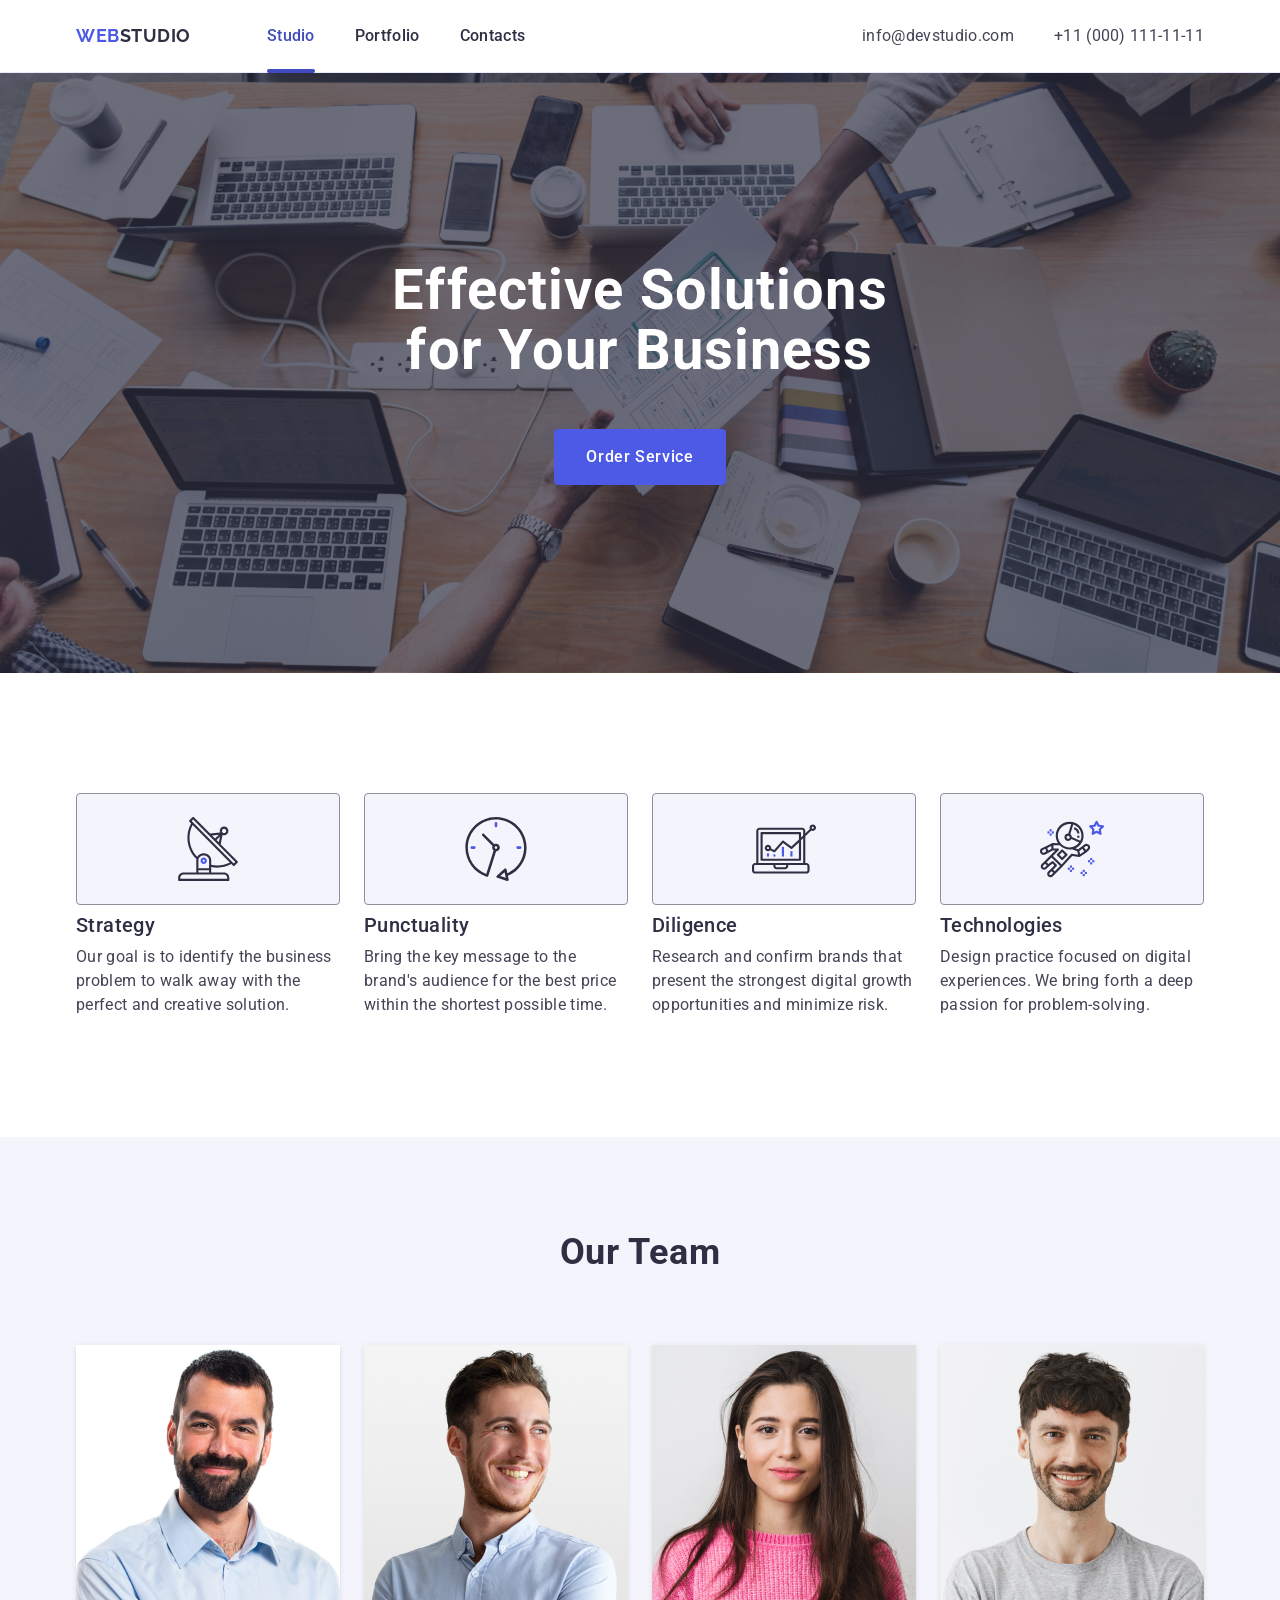
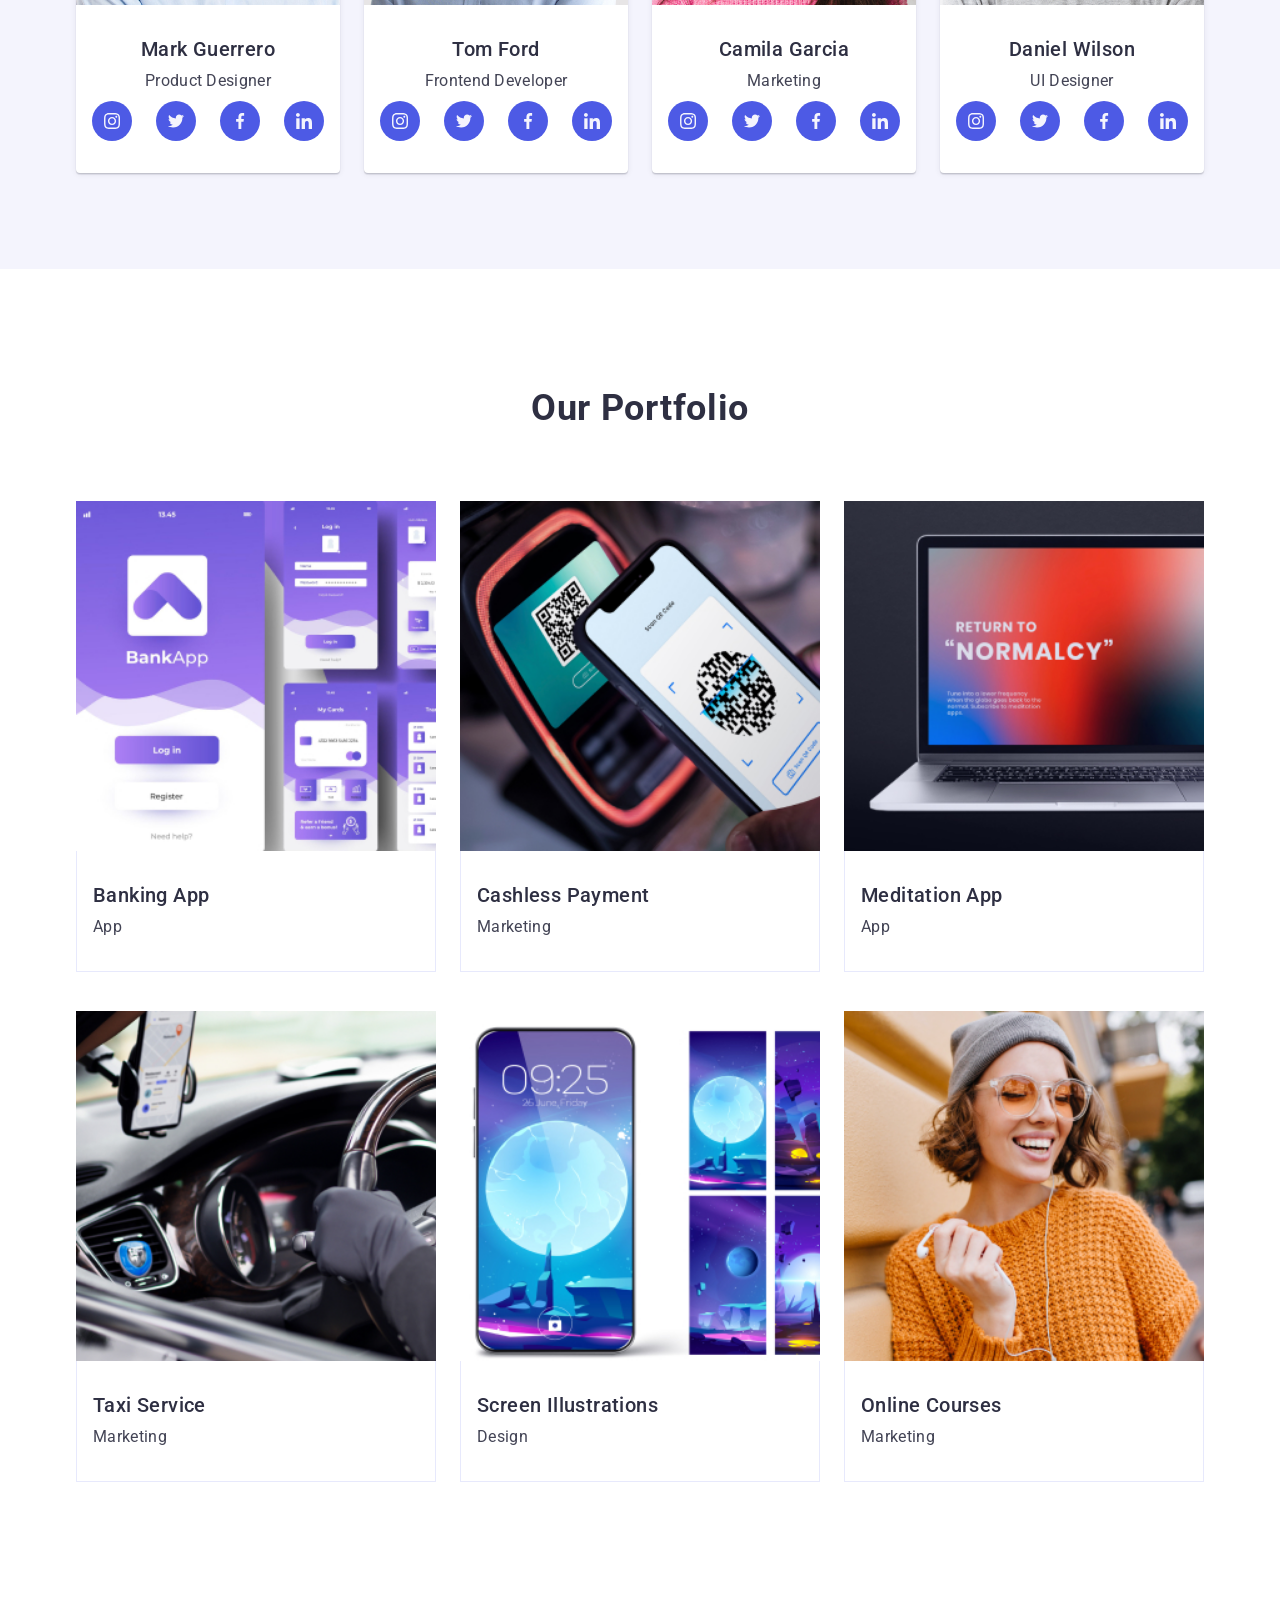
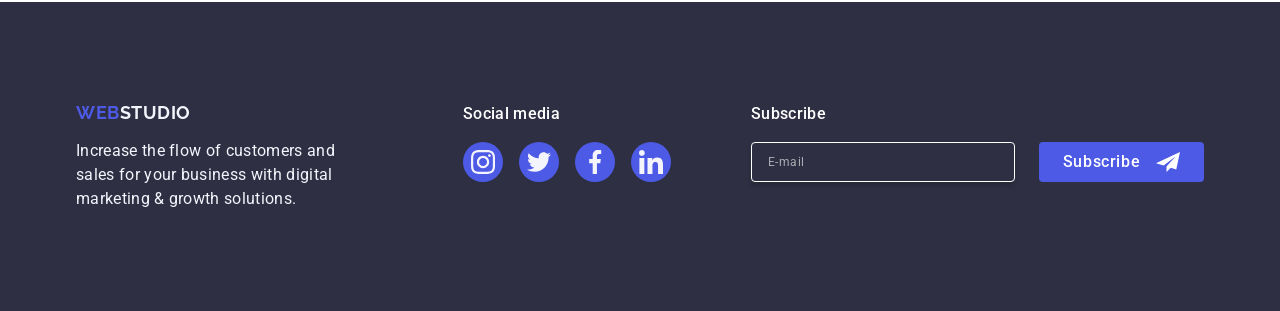
<file: index.html>
<!DOCTYPE html>
<html lang="en">
  <head>

    <meta charset="UTF-8" />
    <meta name="viewport" content="width=device-width, initial-scale=1.0" />
    <title>Web Studio</title>
     <link
      rel="stylesheet"
      href="https://cdnjs.cloudflare.com/ajax/libs/modern-normalize/3.0.1/modern-normalize.min.css"
      integrity="sha512-q6WgHqiHlKyOqslT/lgBgodhd03Wp4BEqKeW6nNtlOY4quzyG3VoQKFrieaCeSnuVseNKRGpGeDU3qPmabCANg=="
      crossorigin="anonymous"
      referrerpolicy="no-referrer"
    />

    <link rel="preconnect" href="https://fonts.googleapis.com" />
    <link rel="preconnect" href="https://fonts.gstatic.com" crossorigin />
    <link
      href="https://fonts.googleapis.com/css2?family=Raleway:wght@700&family=Roboto:wght@400;500;700&display=swap"
      rel="stylesheet"
    />

    <link rel="stylesheet" href="./css/styles-new.css" />
  </head>

  <body>
    <!-- header-->
    <header class="page-header">
      <div class="container header-container">
        <nav class="header-nav">
          <a class="logo header-logo" href="./index.html"
            >Web<span class="logo-part">Studio</span></a
          >
          <ul class="nav-list">
            <li class="nav-item">
              <a class="nav-link current" href="./index.html">Studio</a>
            </li>
            <li class="nav-item">
              <a class="nav-link" href="">Portfolio</a>
            </li>
            <li class="nav-item"><a class="nav-link" href="">Contacts</a></li>
          </ul>
        </nav>

        <address class="contacts">
          <ul class="contacts-list">
            <li class="contact-item">
              <a class="contacts-link" href="mailto:info@devstudio.com"
                >info@devstudio.com</a
              >
            </li>
            <li class="contact-item">
              <a class="contacts-link" href="tel:+110001111111"
                >+11 (000) 111-11-11</a
              >
            </li>
          </ul>
        </address>

        <button class="burger-btn" type="button" data-menu-open>
          <svg class="burger-icon" width="24" height="24">
            <use href="./images/icons.svg#icon-burger"></use>
          </svg>
        </button>
      </div>

      <!-- MOBILE MENU -->
      <div class="mobile-menu" data-menu>
        <div class="container mobile-menu-container">
          <button class="mobile-menu-close" type="button" data-menu-close>
            <svg class="mobile-menu-close-icon" width="8" height="8">
              <use href="./images/icons.svg#icon-close"></use>
            </svg>
          </button>
          <ul class="mobile-nav-list">
            <li class="nav-item">
              <a class="nav-link current" href="./index.html">Studio</a>
            </li>
            <li class="nav-item">
              <a class="nav-link" href="">Portfolio</a>
            </li>
            <li class="nav-item"><a class="nav-link" href="">Contacts</a></li>
          </ul>

          <ul class="mobile-contacts-list">
            <li class="mobile-contact-item">
              <a
                class="mobile-contacts-link active"
                href="mailto:info@devstudio.com"
                >info@devstudio.com</a
              >
            </li>
            <li class="mobile-contact-item">
              <a class="mobile-contacts-link" href="tel:+110001111111"
                >+11 (000) 111-11-11</a
              >
            </li>
          </ul>

          <ul class="mobile-social-list social-list">
            <li class="social-item">
              <a class="social-link" href="">
                <svg class="social-icon" width="24" height="24">
                  <use href="./images/icons.svg#icon-instagram"></use></svg></a>
            </li>
            <li class="social-item">
              <a class="social-link" href=""
                ><svg class="social-icon" width="24" height="24">
                  <use href="./images/icons.svg#icon-twitter"></use></svg></a>
            </li>
            <li class="social-item">
              <a class="social-link" href=""
                ><svg class="social-icon" width="24" height="24">
                  <use href="./images/icons.svg#icon-facebook"></use></svg></a>
            </li>
            <li class="social-item">
              <a class="social-link" href=""
                ><svg class="social-icon" width="24" height="24">
                  <use href="./images/icons.svg#icon-linkedin"></use></svg></a>
            </li>
          </ul>
        </div>
      </div>
    </header>
    <!--main-->
    <main>
      <!--section hero-->

      <section class="section-hero">
        <div class="container">
          <h1 class="hero-title">Effective Solutions for Your Business</h1>
          <button class="hero-button" type="button" data-modal-open>
            Order Service
          </button>
        </div>
      </section>

      <!--section 2-->
      <section class="features">
        <div class="container">
          <h2 class="visually-hidden">Features</h2>
          <ul class="features-list">
            <li class="features-item">
              <div class="features-wrappers">
                <svg class="features-icon" width="64" height="64">
                  <use href="./images/icons.svg#icon-antenna"></use>
                </svg>
              </div>
              <h3 class="features-subtitle">Strategy</h3>
              <p class="features-text">
                Our goal is to identify the business problem to walk away with
                the perfect and creative solution.
              </p>
            </li>
            <li class="features-item">
              <div class="features-wrappers">
                <svg class="features-icon" width="64" height="64">
                  <use href="./images/icons.svg#kicon-cloc"></use>
                </svg>
              </div>
              <h3 class="features-subtitle">Punctuality</h3>
              <p class="features-text">
                Bring the key message to the brand's audience for the best price
                within the shortest possible time.
              </p>
            </li>
            <li class="features-item">
              <div class="features-wrappers">
                <svg class="features-icon" width="64" height="64">
                  <use href="./images/icons.svg#icon-diagram-1"></use>
                </svg>
              </div>
              <h3 class="features-subtitle">Diligence</h3>
              <p class="features-text">
                Research and confirm brands that present the strongest digital
                growth opportunities and minimize risk.
              </p>
            </li>
            <li class="features-item">
              <div class="features-wrappers">
                <svg class="features-icon" width="64" height="64">
                  <use href="./images/icons.svg#icon-astronaut"></use>
                </svg>
              </div>
              <h3 class="features-subtitle">Technologies</h3>
              <p class="features-text">
                Design practice focused on digital experiences. We bring forth a
                deep passion for problem-solving.
              </p>
            </li>
          </ul>
        </div>
      </section>

      <!--section 3-->
      <section class="team-section">
        <div class="container">
          <h2 class="team-title">Our Team</h2>
          <ul class="team-list">
            <li class="team-item">
              <img
                class="team-img"
                srcset="
                  ./images/Team/Team1.jpg  1x,
                  ./images/Team/Team1@2x.jpg 2x
                "
                src="./images/Team/Team1.jpg"
                alt="Team Card 1"
                width="264"
              />
              <div class="team-item-wrapper">
                <h3 class="team-subtitle">Mark Guerrero</h3>
                <p class="team-subtitle-text">Product Designer</p>
                <ul class="social-list">
                  <li class="social-item">
                    <a class="social-link" href="">
                      <svg class="social-icon" width="16" height="16">
                        <use
                          href="./images/icons.svg#icon-instagram"
                        ></use></svg></a>
                  </li>
                  <li class="social-item">
                    <a class="social-link" href=""
                      ><svg class="social-icon" width="16" height="16">
                        <use href="./images/icons.svg#icon-twitter"></use></svg></a>
                  </li>
                  <li class="social-item">
                    <a class="social-link" href=""
                      ><svg class="social-icon" width="16" height="16">
                        <use href="./images/icons.svg#icon-facebook"></use></svg></a>
                  </li>
                  <li class="social-item">
                    <a class="social-link" href=""
                      ><svg class="social-icon" width="16" height="16">
                        <use href="./images/icons.svg#icon-linkedin"></use></svg></a>
                  </li>
                </ul>
              </div>
            </li>
            <li class="team-item">
              <img
                class="team-img"
                srcset="
                  ./images/Team/Team2.jpg    1x,
                  ./images/Team/Team2@2x.jpg 2x
                "
                src="./images/Team/Team2.jpg"
                alt="Team Card 2"
                width="264"
              />
              <div class="team-item-wrapper">
                <h3 class="team-subtitle">Tom Ford</h3>
                <p class="team-subtitle-text">Frontend Developer</p>
                <ul class="social-list">
                  <li class="social-item">
                    <a class="social-link">
                      <svg class="social-icon" width="16" height="16">
                        <use
                          href="./images/icons.svg#icon-instagram"
                        ></use></svg></a>
                  </li>
                  <li class="social-item">
                    <a class="social-link"
                      ><svg class="social-icon" width="16" height="16">
                        <use href="./images/icons.svg#icon-twitter"></use></svg></a>
                  </li>
                  <li class="social-item">
                    <a class="social-link"
                      ><svg class="social-icon" width="16" height="16">
                        <use href="./images/icons.svg#icon-facebook"></use></svg></a>
                  </li>
                  <li class="social-item">
                    <a class="social-link"
                      ><svg class="social-icon" width="16" height="16">
                        <use href="./images/icons.svg#icon-linkedin"></use></svg ></a>
                  </li>
                </ul>
              </div>
            </li>
            <li class="team-item">
              <img
                class="team-img"
                srcset="
                  ./images/Team/Team3.jpg    1x,
                  ./images/Team/Team3@2x.jpg 2x
                "
                src="./images/Team/Team3.jpg"
                alt="Team Card 3"
                width="264"
              />
              <div class="team-item-wrapper">
                <h3 class="team-subtitle">Camila Garcia</h3>
                <p class="team-subtitle-text">Marketing</p>
                <ul class="social-list">
                  <li class="social-item">
                    <a class="social-link">
                      <svg class="social-icon" width="16" height="16">
                        <use
                          href="./images/icons.svg#icon-instagram"></use></svg></a>
                  </li>
                  <li class="social-item">
                    <a class="social-link">
                        <svg class="social-icon" width="16" height="16">
                        <use href="./images/icons.svg#icon-twitter"></use></svg></a>
                  </li>
                  <li class="social-item">
                    <a class="social-link"
                      ><svg class="social-icon" width="16" height="16">
                        <use href="./images/icons.svg#icon-facebook"></use></svg></a>
                  </li>
                  <li class="social-item">
                    <a class="social-link"
                      ><svg class="social-icon" width="16" height="16">
                        <use href="./images/icons.svg#icon-linkedin"></use></svg></a>
                  </li>
                </ul>
              </div>
            </li>
            <li class="team-item">
              <img
                class="team-img"
                srcset="
                  ./images/Team/Team4.jpg    1x,
                  ./images/Team/Team4@2x.jpg 2x
                "
                src="./images/Team/Team4.jpg"
                alt="Team Card 4"
                width="264"
              />
              <div class="team-item-wrapper">
                <h3 class="team-subtitle">Daniel Wilson</h3>
                <p class="team-subtitle-text">UI Designer</p>
                <ul class="social-list">
                  <li class="social-item">
                    <a class="social-link">
                      <svg class="social-icon" width="16" height="16">
                        <use
                          href="./images/icons.svg#icon-instagram"
                      ></use></svg></a>
                  </li>
                  <li class="social-item">
                    <a class="social-link"
                      ><svg class="social-icon" width="16" height="16">
                        <use href="./images/icons.svg#icon-twitter"></use></svg></a>
                  </li>
                  <li class="social-item">
                    <a class="social-link"
                      ><svg class="social-icon" width="16" height="16">
                        <use href="./images/icons.svg#icon-facebook"></use></svg></a>
                  </li>
                  <li class="social-item">
                    <a class="social-link"
                      ><svg class="social-icon" width="16" height="16">
                        <use href="./images/icons.svg#icon-linkedin"></use></svg></a>
                  </li>
                </ul>
              </div>
            </li>
          </ul>
        </div>
      </section>
      <!--section 4-->
      <section class="portfolio">
        <div class="container">
          <h2 class="portfolio-title">Our Portfolio</h2>
          <ul class="portfolio-list">
            <li class="portfolio-card">
              <div class="portfolio-wrapper">
                <picture>
                  <!-- Desktop -->
                  <source
                    media="(min-width: 1158px )"
                    srcset="
                      ./images/fotos/Card1_desk@1x.jpg 1x,
                      ./images/fotos/Card1_desk@2x.jpg 2x
                    "
                  />

                  <!-- Tablet -->
                  <source
                    media="(min-width: 768px )"
                    srcset="
                      ./images/fotos/Card1_desk@1x.jpg 1x,
                      ./images/fotos/Card1_desk@2x.jpg 2x
                    "
                  />

                  <!-- Mobile -->
                  <source
                    media="(max-width: 767px )"
                    srcset="
                      ./images/fotos/Card1_desk@1x.jpg 1x,
                      ./images/fotos/Card1_desk@2x.jpg 2x
                    "
                  />

                  <img
                    class="portfolio-img"
                    src="./images/fotos/Card1_desk@1x.jpg"
                    alt="Banking app"
                    width="360"
                    height="300"
                  />
                </picture>

                <p class="overlay">
                  14 Stylish and User-Friendly App Design Concepts · Task
                  Manager App · Calorie Tracker App · Exotic Fruit Ecommerce App
                  · Cloud Storage App
                </p>
              </div>
              <div class="portfolio-card-wrapper">
                <h3 class="portfolio-subtitle">Banking App</h3>
                <p class="portfolio-text">App</p>
              </div>
            </li>
            <li class="portfolio-card">
              <div class="portfolio-wrapper">
                <picture>
                  <!-- Desktop -->
                  <source
                    media="(min-width: 1158px )"
                    srcset="
                      ./images/fotos/Card2_desk@1x.jpg 1x,
                      ./images/fotos/Card2_desk@2x.jpg 2x
                    "
                  />

                  <!-- Tablet -->
                  <source
                    media="(min-width: 768px )"
                    srcset="
                    ./images/fotos/card2_desk@1x.jpg 1x,
                    ./images/fotos/Card2_desk@2x.jpg 2x
                  "
                  />

                  <!-- Mobile -->
                  <source
                    media="(max-width: 767px )"
                    srcset="
                      ./images/fotos/Card2_desk@1x.jpg 1x,
                      ./images/fotos/Card2_desk@2x.jpg 2x
                    "
                  />

                  <img
                    class="portfolio-img"
                    src="./images/fotos/Card2_desk@1x.jpg"
                    alt="Banking app"
                    width="360"
                    height="300"
                  />
                </picture>

                <p class="overlay">
                  14 Stylish and User-Friendly App Design Concepts · Task
                  Manager App · Calorie Tracker App · Exotic Fruit Ecommerce App
                  · Cloud Storage App
                </p>
              </div>
              <div class="portfolio-card-wrapper">
                <h3 class="portfolio-subtitle">Cashless Payment</h3>
                <p class="portfolio-text">Marketing</p>
              </div>
            </li>
            <li class="portfolio-card">
              <div class="portfolio-wrapper">
                <picture>
                  <!-- Desktop -->
                  <source
                    media="(min-width: 1158px )"
                    srcset="
                      ./images/fotos/Card3_desk@1x.jpg 1x,
                      ./images/fotos/Card3_desk@2x.jpg 2x
                    "
                  />

                  <!-- Tablet -->
                  <source
                    media="(min-width: 768px )"
                    srcset="
                      ./images/fotos/Card3_desk@1x.jpg 1x,
                      ./images/fotos/Card3_desk@2x.jpg 2x
                    "
                  />

                  <!-- Mobile -->
                  <source
                    media="(max-width: 767px )"
                    srcset="
                      ./images/fotos/Card3_desk@1x.jpg 1x,
                      ./images/fotos/Card3_desk@2x.jpg 2x
                    "
                  />

                  <img
                    class="portfolio-img"
                    src="./images/fotos/Card3_desk@1x.jpg"
                    alt="Banking app"
                    width="360"
                    height="300"
                  />
                </picture>
                <p class="overlay">
                  14 Stylish and User-Friendly App Design Concepts · Task
                  Manager App · Calorie Tracker App · Exotic Fruit Ecommerce App
                  · Cloud Storage App
                </p>
              </div>
              <div class="portfolio-card-wrapper">
                <h3 class="portfolio-subtitle">Meditation App</h3>
                <p class="portfolio-text">App</p>
              </div>
            </li>
            <li class="portfolio-card">
              <div class="portfolio-wrapper">
                <picture>
                  <!-- Desktop -->
                  <source
                    media="(min-width: 1158px )"
                    srcset="
                      ./images/fotos/Card4_desk@1x.jpg 1x,
                      ./images/fotos/Card4_desk@2x.jpg 2x
                    "
                  />

                  <!-- Tablet -->
                  <source
                    media="(min-width: 768px )"
                    srcset="
                      ./images/fotos/Card4_desk@1x.jpg 1x,
                      ./images/fotos/Card4_desk@2x.jpg 2x
                    "
                  />

                  <!-- Mobile -->
                  <source
                    media="(max-width: 767px )"
                    srcset="
                      ./images/fotos/Card4_desk@1x.jpg 1x,
                      ./images/fotos/Card4_desk@2x.jpg 2x
                    "
                  />

                  <img
                    class="portfolio-img"
                    src="./images/fotos/Card4_desk@1x.jpg"
                    alt="Banking app"
                    width="360"
                    height="300"
                  />
                </picture>
                <p class="overlay">
                  14 Stylish and User-Friendly App Design Concepts · Task
                  Manager App · Calorie Tracker App · Exotic Fruit Ecommerce App
                  · Cloud Storage App
                </p>
              </div>
              <div class="portfolio-card-wrapper">
                <h3 class="portfolio-subtitle">Taxi Service</h3>
                <p class="portfolio-text">Marketing</p>
              </div>
            </li>
            <li class="portfolio-card">
              <div class="portfolio-wrapper">
                <picture>
                  <!-- Desktop -->
                  <source
                    media="(min-width: 1158px )"
                    srcset="
                      ./images/fotos/Card5_desk@1x.jpg 1x,
                      ./images/fotos/Card5_desk@2x.jpg 2x
                    "
                  />

                  <!-- Tablet -->
                  <source
                    media="(min-width: 768px )"
                    srcset="
                      ./images/fotos/Card5_desk@1x.jpg 1x,
                      ./images/fotos/Card5_desk@2x.jpg 2x
                    "
                  />

                  <!-- Mobile -->
                  <source
                    media="(max-width: 767px )"
                    srcset="
                      ./images/fotos/Card5_desk@1x.jpg 1x,
                      ./images/fotos/Card5_desk@2x.jpg 2x
                    "
                  />

                  <img
                    class="portfolio-img"
                    src="./images/fotos/Card5_desk@1x.jpg"
                    alt="Banking app"
                    width="360"
                    height="300"
                  />
                </picture>
                <p class="overlay">
                  14 Stylish and User-Friendly App Design Concepts · Task
                  Manager App · Calorie Tracker App · Exotic Fruit Ecommerce App
                  · Cloud Storage App
                </p>
              </div>
              <div class="portfolio-card-wrapper">
                <h3 class="portfolio-subtitle">Screen Illustrations</h3>
                <p class="portfolio-text">Design</p>
              </div>
            </li>
            <li class="portfolio-card">
              <div class="portfolio-wrapper">
                <picture>
                  <!-- Desktop -->
                  <source
                    media="(min-width: 1158px )"
                    srcset="
                      ./images/fotos/Card6_desk@1x.jpg 1x,
                      ./images/fotos/Card6_desk@2x.jpg 2x
                    "
                  />

                  <!-- Tablet -->
                  <source
                    media="(min-width: 768px )"
                    srcset="
                      ./images/fotos/Card6_desk@1x.jpg 1x,
                      ./images/fotos/Card6_desk@2x.jpg 2x
                    "
                  />

                  <!-- Mobile -->
                  <source
                    media="(max-width: 767px )"
                    srcset="
                      ./images/fotos/Card6_desk@1x.jpg 1x,
                      ./images/fotos/Card6_desk@2x.jpg 2x
                    "
                  />

                  <img
                    class="portfolio-img"
                    src="./images/fotos/Card6_desk@1x.jpg"
                    alt="Banking app"
                    width="360"
                    height="300"
                  />
                </picture>
                <p class="overlay">
                  14 Stylish and User-Friendly App Design Concepts · Task
                  Manager App · Calorie Tracker App · Exotic Fruit Ecommerce App
                  · Cloud Storage App
                </p>
              </div>
              <div class="portfolio-card-wrapper">
                <h3 class="portfolio-subtitle">Online Courses</h3>
                <p class="portfolio-text">Marketing</p>
              </div>
            </li>
          </ul>
        </div>
      </section>
    </main>

    <!--Footer -->
    <footer class="footer-page">
      <div class="container footer-container">
        <div class="div-logo-footer">
          <a class="logo footer-logo" href="./index.html"
            >Web<span class="logo-part">Studio</span></a
          >
          <p class="footer-text">
            Increase the flow of customers and sales for your business with
            digital marketing & growth solutions.
          </p>
        </div>

        <div class="div-social-footer">
          <p class="div-social-text">Social media</p>
          <ul class="social-list">
            <li class="social-item">
              <a class="social-link" href="">
                <svg class="social-icon" width="24" height="24">
                  <use href="./images/icons.svg#icon-instagram"></use></svg></a>
            </li>
            <li class="social-item">
              <a class="social-link" href=""
                ><svg class="social-icon" width="24" height="24">
                  <use href="./images/icons.svg#icon-twitter"></use></svg></a>
            </li>
            <li class="social-item">
              <a class="social-link" href=""
                ><svg class="social-icon" width="24" height="24">
                  <use href="./images/icons.svg#icon-facebook"></use></svg></a>
            </li>
            <li class="social-item">
              <a class="social-link" href=""
                ><svg class="social-icon" width="24" height="24">
                  <use href="./images/icons.svg#icon-linkedin"></use></svg></a>
            </li>
          </ul>
        </div>
        <div class="footer-form">
          <p class="div-social-text">Subscribe</p>
          <form class="form" name="reviever" autocomplete="off">
            <label class="none">
              <input
                class="footer-input"
                type="email"
                name="user-email"
                placeholder="E-mail"
              />
            </label>

            <button class="footer-btn" type="submit">
              Subscribe
              <svg class="form-icon" width="24" height="24">
                <use href="./images/icons.svg#icon-frame"></use>
              </svg>
            </button>
          </form>
        </div>
      </div>
    </footer>

    <!-- BACKdrope -->
    <div class="backdrope" data-modal>
      <div class="modal">
        <button class="modal-btn" type="button" data-modal-close>
          <svg class="modal-btn-icon" width="8" height="8">
            <use href="./images/icons.svg#icon-close"></use>
          </svg>
        </button>
        <p class="modal-caption">
          Leave your contacts and we will call you back
        </p>
        <form class="modal-form" name="reviever" autocomplete="off">
          <div class="modal-form-field">
            <label class="modal-form-label" for="user-name">Name</label>
            <div class="modal-form-wrapper">
              <input
                class="modal-form-input"
                type="text"
                name="user-name"
                id="user-name"
              />
              <svg class="modal-form-icon" width="18" height="24">
                <use href="./images/icons.svg#icon-person"></use>
              </svg>
            </div>
          </div>
          <div class="modal-form-field">
            <label class="modal-form-label" for="user-phone">Phone</label>
            <div class="modal-form-wrapper">
              <input
                class="modal-form-input"
                type="tel"
                name="user-phone"
                id="user-phone"
              />
              <svg class="modal-form-icon" width="18" height="24">
                <use href="./images/icons.svg#icon-phone"></use>
              </svg>
            </div>
          </div>
          <div class="modal-form-field">
            <label class="modal-form-label" for="user-email">Email</label>
            <div class="modal-form-wrapper">
              <input
                class="modal-form-input"
                type="email"
                name="user-email"
                id="user-email"
              />
              <svg class="modal-form-icon" width="18" height="24">
                <use href="./images/icons.svg#icon-email"></use>
              </svg>
            </div>
          </div>

          <div class="modal-form-field message">
            <label class="modal-form-label" for="user-comment">Comment</label>
            <textarea
              class="modal-form-message"
              name="user-comment"
              id="user-comment"
              placeholder="Text input"
            ></textarea>
          </div>

          <!-- CHECKBOX -->
          <div class="modal-form-agreement">
            <input
              class="visually-hidden"
              type="checkbox"
              name="user-privacy"
              value="true"
              id="user-privacy"
            />
            <label class="modal-form-agreement-text" for="user-privacy">
              <span class="modal-form-checkbox">
                <svg class="modal-form-checkbox-icon" width="10" height="8">
                  <use href="./images/icons.svg#icon-vector"></use>
                </svg>
              </span>
              <span
                >I accept the terms and conditions of the
                <a class="modal-form-agreement-link" href="#"
                  >Privacy Policy</a
                ></span
              >
            </label>
          </div>
          <button class="low-btn" type="submit">Send</button>
        </form>
      </div>
    </div>
    <script src="./js/modal.js"></script>
    <script src="./js/menu.js"></script>
  </body>
</html>
</file>
<file: css/styles-new.css>
.hide {
    display: none;
  }
  
  /* #region Body */
  body {
    font-family: "Roboto", sans-serif;
    color: #434455;
    background-color: #fff;
  }
  h1,
  h2,
  h3,
  h4,
  h5,
  h6,
  p {
    margin: 0;
  }
  ul,
  ol {
    list-style-type: none;
    margin: 0;
    padding: 0;
  }
  a {
    text-decoration: none;
  }
  img {
    display: block;
    max-width: 100%;
    height: auto;
  }
  
  .visually-hidden {
    position: absolute;
    width: 1px;
    height: 1px;
    margin: -1px;
    border: 0;
    padding: 0;
    white-space: nowrap;
    clip: rect(0 0 0 0);
    clip-path: inset(100%);
    overflow: hidden;
  }
  
  button {
    cursor: pointer;
    padding: 0;
  }
  /* #endregion */
  
  /* common */
  .container {
    max-width: 320px;
    padding: 0 16px;
    margin: 0 auto;
  }
  
  @media screen and (min-width: 768px) {
    .container {
      max-width: 768px;
    }
  }
  @media screen and (min-width: 1158px) {
    .container {
      max-width: 1158px;
      padding: 0 15px;
    }
  }
  
  /* #region Header */
  .page-header {
    border-bottom: 1px solid #e7e9fc;
    box-shadow: 0 1px 6px 0 rgba(46, 47, 66, 0.08),
      0 1px 1px 0 rgba(46, 47, 66, 0.16), 0 2px 1px 0 rgba(46, 47, 66, 0.08);
    background: #fff;
  }
  .header-container {
    display: flex;
    align-items: center;
    justify-content: space-between;
  }
  .nav-list {
    display: none;
  }
  .contacts {
    display: none;
  }
  
  .logo {
    font-family: "Raleway", sans-serif;
    font-weight: 700;
    font-size: 18px;
    line-height: 1.17;
    letter-spacing: 0.03em;
    text-transform: uppercase;
    color: #4d5ae5;
  }
  .header-logo {
    display: block;
    padding: 16px 0;
  }
  .header-logo .logo-part {
    color: #2e2f42;
  }
  .burger-btn {
    border: none;
    background-color: transparent;
  }
  .burger-icon {
    display: block;
    fill: #2f2f37;
  }
  
  @media screen and (min-width: 768px) {
    .burger-btn {
      display: none;
    }
  
    .header-nav {
      display: flex;
      align-items: center;
    }
  
    .header-logo {
      display: block;
      padding: 24px 0;
      margin-right: 120px;
    }
  
    .nav-list {
      display: flex;
      align-items: center;
      gap: 40px;
    }
    .nav-link {
      display: block;
      padding: 24px 0;
      font-weight: 500;
      font-size: 16px;
      line-height: 1.5;
      letter-spacing: 0.02em;
      color: #2e2f42;
      transition: color 250ms cubic-bezier(0.4, 0, 0.2, 1);
    }
    .nav-link:hover,
    .nav-link:focus {
      color: #404bbf;
    }
  
    .nav-link.current {
      position: relative;
    }
    .nav-link.current::after {
      content: "";
      border-radius: 2px;
      width: 100%;
      height: 4px;
      background-color: #404bbf;
      position: absolute;
      left: 0;
      bottom: -1px;
    }
    .contacts {
      display: block;
      font-style: normal;
      margin-left: auto;
    }
    .contacts-list {
      display: flex;
      flex-direction: column;
      gap: 12px;
    }
    .contacts-link {
      display: block;
      font-size: 12px;
      line-height: 1.17;
      letter-spacing: 0.04em;
      color: #434455;
      transition: color 250ms cubic-bezier(0.4, 0, 0.2, 1);
    }
  
    .contacts-link:hover,
    .contacts-link:focus,
    .nav-link.current {
      color: #404bbf;
    }
  }
  
  @media screen and (min-width: 1158px) {
    .header-logo {
      margin-right: 76px;
    }
  
    .contacts-list {
      flex-direction: row;
      align-items: center;
      gap: 40px;
    }
  
    .contacts-link {
      padding: 24px 0;
      font-size: 16px;
      line-height: 1.5;
      letter-spacing: 0.02em;
    }
  }
  
  /*  MOBILE MENU */
  
  .mobile-menu {
    position: fixed;
    top: 0;
    left: 0;
    width: 100%;
    height: 100%;
    background-color: #fff;
  
    opacity: 0;
    visibility: hidden;
    pointer-events: none;
    transition: opacity 250ms cubic-bezier(0.4, 0, 0.2, 1),
      visibility 250ms cubic-bezier(0.4, 0, 0.2, 1);
  }
  .mobile-menu.is-open {
    opacity: 1;
    visibility: visible;
    pointer-events: auto;
  }
  .mobile-menu-container {
    position: relative;
    padding-top: 72px;
    padding-bottom: 40px;
  
    display: flex;
    flex-direction: column;
    height: 100%;
  }
  
  .mobile-menu-close {
    position: absolute;
    top: 24px;
    right: 24px;
  
    display: flex;
    justify-content: center;
    align-items: center;
    padding: 0;
  
    width: 24px;
    height: 24px;
    background-color: #e7e9fc;
    border-radius: 50%;
    border: 1px solid rgba(0, 0, 0, 0.1);
  
    transition: background-color 250ms cubic-bezier(0.4, 0, 0.2, 1),
      border 250ms cubic-bezier(0.4, 0, 0.2, 1);
  }
  
  .mobile-menu-close:hover,
  .mobile-menu-close:focus,
  .mobile-menu-close:active {
    background-color: #404bbf;
    border: none;
  }
  .mobile-menu-close:hover .mobile-menu-close-icon,
  .mobile-menu-close:focus .mobile-menu-close-icon,
  .mobile-menu-close:active .mobile-menu-close-icon {
    fill: #fff;
  }
  
  .mobile-nav-list {
    display: flex;
    align-items: flex-start;
    justify-content: flex-start;
    flex-direction: column;
  
    margin-bottom: auto;
    gap: 40px;
  }
  
  .mobile-nav-list .nav-link {
    font-weight: 700;
    font-size: 36px;
    line-height: 1.11;
    letter-spacing: 0.02em;
    color: #2e2f42;
  }
  
  .mobile-nav-list .nav-link.current {
    color: #404bbf;
  }
  .mobile-contacts-list {
    display: flex;
    align-items: flex-start;
    justify-content: flex-start;
    flex-direction: column;
    gap: 24px;
    margin-bottom: 48px;
  }
  .mobile-contacts-link {
    font-weight: 500;
    font-size: 20px;
    line-height: 1.2;
    letter-spacing: 0.02em;
  
    color: #2e2f42;
    transition: color 250ms cubic-bezier(0.4, 0, 0.2, 1);
  }
  .mobile-contacts-link.active {
    color: #4d5ae5;
  }
  
  .mobile-contacts-link:hover,
  .mobile-contacts-link:focus,
  .mobile-contacts-link:active {
    color: #4d5ae5;
  }
  .mobile-social-list.social-list {
    justify-content: space-evenly;
    gap: 40px;
  }
  .mobile-social-list .social-link:active {
    background-color: #404bbf;
  }
  
  @media screen and (min-width: 768px) {
    .mobile-menu {
      display: none;
    }
  }
  
  /* #endregion */
  
  /* #region Hero */
  .section-hero {
    max-width: 320px;
    padding: 72px 0;
    margin: 0 auto;
    color: #fff;
    background-color: #2e2f42;
  
    background-image: linear-gradient(
        to bottom,
        rgba(46, 47, 66, 0.7),
        rgba(46, 47, 66, 0.7)
      ),
      url(../images/Hero/Dark-bg_mob@1x.jpg);
    background-repeat: no-repeat;
    background-position: center;
    background-size: cover;
  }
  
  @media (min-resolution: 192dpi), (min-resolution: 2dppx) {
    .section-hero {
      background-image: linear-gradient(
          rgba(46, 47, 66, 0.7),
          rgba(46, 47, 66, 0.7)
        ),
        url(../images/Hero/Dark-bg_mob@2x.jpg);
    }
  }
  
  @media screen and (min-width: 768px) {
    .section-hero {
      max-width: 768px;
      padding: 112px 0;
  
      background-image: linear-gradient(
          rgba(46, 47, 66, 0.7),
          rgba(46, 47, 66, 0.7)
        ),
        url(../images/Hero/Dark-bg_tab@1x.jpg);
    }
    @media screen and (min-width: 768px) and (min-resolution: 192dpi),
      (min-resolution: 2dppx) {
      .section-hero {
        background-image: linear-gradient(
            rgba(46, 47, 66, 0.7),
            rgba(46, 47, 66, 0.7)
          ),
          url(../images/Hero/Dark-bg_tab@2x.jpg);
      }
    }
  }
  
  @media screen and (min-width: 1158px) {
    .section-hero {
      max-width: 1440px;
      padding: 188px 0;
      background-image: linear-gradient(
          rgba(46, 47, 66, 0.7),
          rgba(46, 47, 66, 0.7)
        ),
        url(../images/Hero/people-office_desk@1x.jpg);
    }
    @media screen and (min-width: 1158px) and (min-resolution: 192dpi),
      (min-resolution: 2dppx) {
      .section-hero {
        background-image: linear-gradient(
            rgba(46, 47, 66, 0.7),
            rgba(46, 47, 66, 0.7)
          ),
          url(../images/Hero/people-office_desk@2x.jpg);
      }
    }
  }
  
  .hero-title {
    max-width: 216px;
    font-weight: 700;
    font-size: 36px;
    line-height: 1.1;
    letter-spacing: 0.02em;
    text-align: center;
    color: #fff;
    margin: 0 auto;
    margin-bottom: 72px;
  }
  @media screen and (min-width: 768px) {
    .hero-title {
      font-size: 56px;
      line-height: 1.07;
      max-width: 496px;
      margin-bottom: 36px;
    }
  }
  
  @media screen and (min-width: 1158px) {
    .hero-title {
      margin-bottom: 48px;
    }
  }
  .section-hero .hero-button {
    display: block;
    margin: 0 auto;
    background-color: #4d5ae5;
    font-weight: 500;
    font-size: 16px;
    line-height: 1.5;
    letter-spacing: 0.04em;
    color: #fff;
    font-family: inherit;
    border-radius: 4px;
    padding: 16px 32px;
    min-width: 169px;
    min-height: 56px;
    border: 0px;
    text-align: center;
    cursor: pointer;
    transition: background-color 250ms cubic-bezier(0.4, 0, 0.2, 1);
  }
  
  .section-hero .hero-button:hover,
  .section-hero .hero-button:focus {
    background-color: #404bbf;
  }
  /* #endregion Hero */
  
  /* #region Features */
  .features {
    padding: 96px 0;
  }
  
  @media screen and (min-width: 1158px) {
    .features {
      padding: 120px 0;
    }
  }
  
  .features-list {
    display: flex;
    flex-direction: column;
    gap: 72px;
  }
  @media screen and (min-width: 768px) {
    .features-list {
      flex-direction: row;
      flex-wrap: wrap;
      column-gap: 24px;
    }
  }
  /* Check it */
  @media screen and (min-width: 1158px) {
    .features-list {
      gap: 24px;
      justify-content: center;
    }
  }
  
  @media screen and (min-width: 768px) {
    .features-item {
      width: calc((100% - 24px) / 2);
    }
  }
  @media screen and (min-width: 1158px) {
    .features-item {
      width: calc((100% - 72px) / 4);
    }
  }
  
  .features-wrappers {
    display: none;
  }
  @media screen and (min-width: 1158px) {
    .features-wrappers {
      display: flex;
      justify-content: center;
      align-items: center;
      border: 1px solid #8e8f99;
      border-radius: 4px;
      width: 100%;
      min-height: 112px;
      background: #f4f4fd;
      margin-bottom: 8px;
    }
  }
  
  .features-subtitle {
    font-weight: 700;
    font-size: 36px;
    line-height: 1.1;
    letter-spacing: 0.02em;
    text-align: center;
    color: #2e2f42;
    margin-bottom: 8px;
  }
  
  @media screen and (min-width: 768px) {
    .features-subtitle {
      text-align: start;
    }
  }
  @media screen and (min-width: 1158px) {
    .features-subtitle {
      font-weight: 500;
      font-size: 20px;
      line-height: 1.2;
    }
  }
  .features-text {
    font-weight: 500;
    line-height: 1.5;
    letter-spacing: 0.02em;
    color: #434455;
  }
  
  @media screen and (min-width: 1158px) {
    .features-text {
      font-weight: 400;
    }
  }
  
  /* #endregion Features */
  
  /* #region Team */
  .team-section {
    background: #f4f4fd;
    padding: 96px 0;
  }
  
  .team-title {
    font-weight: 700;
    font-size: 36px;
    line-height: 1.11;
    letter-spacing: 0.02em;
    text-align: center;
    margin-bottom: 72px;
    color: #2e2f42;
    text-transform: capitalize;
  }
  .team-list {
    display: flex;
    flex-direction: column;
    justify-content: center;
    align-items: center;
    gap: 72px;
  }
  @media screen and (min-width: 768px) {
    .team-list {
      flex-direction: row;
      flex-wrap: wrap;
      gap: 64px 24px;
    }
  }
  .team-item {
    background: #fff;
    box-shadow: 0 2px 1px 0 rgba(46, 47, 66, 0.08),
      0 1px 1px 0 rgba(46, 47, 66, 0.16), 0 1px 6px 0 rgba(46, 47, 66, 0.08);
    border-radius: 0 0 4px 4px;
  }
  
  @media screen and (max-width: 767px) {
    .social-link:active {
      background-color: #404bbf;
    }
  }
  
  @media screen and (min-width: 1158px) {
    .team-item {
      flex-basis: calc((100% - 72px) / 4);
    }
  }
  .team-item-wrapper {
    padding: 32px 0;
  }
  .team-subtitle {
    font-weight: 500;
    font-size: 20px;
    line-height: 1.2;
    letter-spacing: 0.02em;
    color: #2e2f42;
    text-align: center;
    margin-bottom: 8px;
  }
  .team-subtitle-text {
    line-height: 1.5;
    letter-spacing: 0.02em;
    text-align: center;
    color: #434455;
    margin-bottom: 8px;
  }
  .social-list {
    display: flex;
    align-items: center;
    justify-content: center;
    flex-direction: row;
    gap: 24px;
  }
  .social-item {
    width: 40px;
    height: 40px;
  }
  .social-link {
    display: flex;
    width: 100%;
    height: 100%;
    justify-content: center;
    align-items: center;
    border-radius: 50%;
    background-color: #4d5ae5;
    cursor: pointer;
    transition: background-color 250ms cubic-bezier(0.4, 0, 0.2, 1);
  }
  .social-link:hover,
  .social-link:focus {
    background-color: #404bbf;
  }
  .social-icon {
    fill: #f4f4fd;
  }
  
  /* #endregion Team */
  
  /* #region Portfolio */
  
  .portfolio {
    padding: 96px 0;
  }
  @media screen and (min-width: 1158px) {
    .portfolio {
      padding: 120px 0;
    }
  }
  
  .portfolio-title {
    font-weight: 700;
    font-size: 36px;
    line-height: 1.11;
    letter-spacing: 0.02em;
    text-align: center;
    color: #2e2f42;
    text-transform: capitalize;
    margin-bottom: 72px;
  }
  
  .portfolio-list {
    display: flex;
    flex-direction: column;
    gap: 48px;
  }
  
  @media screen and (min-width: 768px) {
    .portfolio-list {
        display: flex;
      gap: 72px 24px;
      flex-wrap: wrap;
        flex-direction: row;
    }
  }
  
  @media screen and (min-width: 1158px) {
    .portfolio-list {
      gap: 39px 24px;
      flex-direction: row;
    flex-wrap: wrap;
    }
  }
  @media screen and (max-width: 1157px) {
    .portfolio-card {
      box-shadow: 0px 1px 6px rgba(46, 47, 66, 0.08),
        0px 1px 1px rgba(46, 47, 66, 0.16), 0px 2px 1px rgba(46, 47, 66, 0.08);
    }
  }
  @media screen and (min-width: 768px) {
    .portfolio-card {
      flex-basis: calc((100% - 24px) / 2);
    }
  }
  @media screen and (min-width: 1158px) {
    .portfolio-card {
      flex-basis: calc((100% - 48px) / 3);
      transition: box-shadow 250ms cubic-bezier(0.4, 0, 0.2, 1);
    }
  }
  @media screen and (min-width: 1158px) {
    .portfolio-card:hover {
      box-shadow: 0px 1px 6px rgba(46, 47, 66, 0.08),
        0px 1px 1px rgba(46, 47, 66, 0.16), 0px 2px 1px rgba(46, 47, 66, 0.08);
    }
  }
  
  .portfolio-card-wrapper {
    display: flex;
    align-items: flex-start;
    justify-content: center;
    flex-direction: column;
    gap: 8px;
    padding: 32px 16px;
    border-bottom: 1px solid #e7e9fc;
    border-left: 1px solid #e7e9fc;
    border-right: 1px solid #e7e9fc;
  }
  .portfolio-subtitle {
    font-weight: 500;
    font-size: 20px;
    line-height: 1.2;
    letter-spacing: 0.02em;
    color: #2e2f42;
  }
  .portfolio-text {
    line-height: 1.5;
    letter-spacing: 0.02em;
    color: #434455;
  }
  
  /* Overlay */
  .portfolio-wrapper {
    position: relative;
    overflow: hidden;
  }
  .overlay {
    display: flex;
    justify-content: center;
  
    position: absolute;
    top: 0;
    left: 0;
    width: 100%;
    height: 100%;
    padding: 40px 32px;
  
    transform: translateY(100%);
  
    line-height: 1.5;
    letter-spacing: 0.02em;
    color: #f4f4fd;
    background-color: #4d5ae5;
    transition: transform 250ms cubic-bezier(0.4, 0, 0.2, 1);
  }
  .portfolio-card:hover .overlay {
    transform: translateY(0);
  }
  
  /* #endregion Portfolio */
  
  /* #region Footer */
  
  .footer-page {
    padding: 96px 0;
    background-color: #2e2f42;
  }
  
  @media screen and (min-width: 768px) {
    .footer-page {
      padding-top: 99px;
      padding-bottom: 93px;
    }
  }
  @media screen and (min-width: 1158px) {
    .footer-page {
      padding: 100px 0;
    }
  }
  
  .footer-container {
    display: flex;
    flex-direction: column;
    gap: 72px;
    text-align: center;
  }
  
  @media only screen and (min-width: 768px) and (max-width: 1157px) {
    .footer-container {
      padding: 0 108px;
    }
  }
  
  @media screen and (min-width: 768px) {
    .footer-container {
      flex-direction: row;
      flex-wrap: wrap;
      gap: 72px 24px;
      text-align: start;
    }
  }
  @media screen and (min-width: 1158px) {
    .footer-container {
      align-items: baseline;
      column-gap: 0;
    }
  }
  
  @media screen and (min-width: 1158px) {
    .div-logo-footer {
      margin-right: auto;
    }
  }
  .footer-logo {
    display: block;
    margin-bottom: 16px;
  }
  
  .footer-logo .logo-part {
    color: #f4f4fd;
  }
  .footer-text {
    text-align: left;
    line-height: 1.5;
    letter-spacing: 0.02em;
    color: #f4f4fd;
  }
  @media screen and (min-width: 768px) {
    .footer-text {
      max-width: 264px;
    }
  }
  .div-social-text {
    font-weight: 500;
    line-height: 1.5;
    letter-spacing: 0.02em;
    color: #fff;
    margin-bottom: 16px;
  }
  
  @media screen and (min-width: 1158px) {
    .div-social-footer {
      margin-right: 80px;
    }
  }
  
  .div-social-footer .social-list {
    gap: 16px;
  }
  .div-social-footer .social-link:hover,
  .div-social-footer .social-link:focus {
    background-color: #31d0aa;
  }
  .form {
    display: flex;
    flex-direction: column;
    gap: 16px;
  }
  @media only screen and (min-width: 768px) {
    .form {
      flex-direction: row;
      gap: 24px;
    }
  }
  
  .footer-input {
    border: 1px solid #fff;
    border-radius: 4px;
    width: 288px;
    height: 40px;
    background-color: transparent;
    box-shadow: 0 4px 4px 0 rgba(0, 0, 0, 0.15);
    opacity: 0.3;
    padding-left: 16px;
    outline: transparent;
    color: #fff;
  }
  
  @media screen and (min-width: 768px) {
    .footer-input {
      width: 264px;
      margin-bottom: 0;
    }
  }
  @media screen and (min-width: 1158px) {
    .footer-input {
      font-size: 12px;
      line-height: 2;
      letter-spacing: 0.04em;
      opacity: 1;
    }
  }
  
  .footer-input::placeholder {
    font-size: 12px;
    line-height: 2;
    letter-spacing: 0.04em;
    color: #fff;
    opacity: 0.6;
  }
  @media screen and (min-width: 1158px) {
    .footer-input::placeholder {
      font-size: 12px;
      line-height: 2;
      letter-spacing: 0.04em;
      color: #fff;
    }
  }
  
  .footer-btn {
    display: flex;
    justify-content: center;
    align-items: center;
    margin: 0 auto;
  
    min-width: 165px;
    height: 40px;
  
    font-weight: 500;
    line-height: 1.5;
    letter-spacing: 0.04em;
  
    border-radius: 4px;
    border: none;
    color: #fff;
    background-color: #4d5ae5;
  
    cursor: pointer;
  
    transition: background-color 250ms cubic-bezier(0.4, 0, 0.2, 1);
  }
  .footer-btn:hover,
  .footer-btn:focus {
    background-color: #404bbf;
  }
  .form-icon {
    margin-left: 16px;
    fill: white;
  }
  
  /* #endregion Footer */
  
  /* #region backdrope */
  .backdrope {
    position: fixed;
    top: 0;
    left: 0;
    width: 100%;
    height: 100%;
    background: rgba(46, 47, 66, 0.4);
  
    opacity: 0;
    visibility: hidden;
    pointer-events: none;
    transition: opacity 250ms cubic-bezier(0.4, 0, 0.2, 1),
      visibility 250ms cubic-bezier(0.4, 0, 0.2, 1);
  }
  .backdrope.is-open {
    opacity: 1;
    visibility: visible;
    pointer-events: auto;
  }
  
  .modal {
    width: 288px;
    min-height: 584px;
    padding: 72px 16px 24px;
  
    position: absolute;
    top: 50%;
    left: 50%;
  
    border-radius: 4px;
    box-shadow: 0 1px 1px 0 rgba(0, 0, 0, 0.14), 0 1px 3px 0 rgba(0, 0, 0, 0.12),
      0 2px 1px 0 rgba(0, 0, 0, 0.2);
    background: #fcfcfc;
  
    transform: translateX(-50%) translateY(-50%);
    transition: transform 250ms cubic-bezier(0.4, 0, 0.2, 1);
  }
  @media only screen and (min-width: 768px) {
    .modal {
      width: 408px;
      padding: 72px 24px 24px;
    }
  }
  .modal-btn {
    position: absolute;
    top: 24px;
    right: 24px;
  
    display: flex;
    justify-content: center;
    align-items: center;
    padding: 0;
  
    width: 24px;
    height: 24px;
    background-color: #e7e9fc;
    border-radius: 50%;
    border: 1px solid rgba(0, 0, 0, 0.1);
  
    cursor: pointer;
  
    transition: background-color 250ms cubic-bezier(0.4, 0, 0.2, 1),
      border 250ms cubic-bezier(0.4, 0, 0.2, 1);
  }
  
  .modal-btn:hover,
  .modal-btn:focus {
    background-color: #404bbf;
    border: none;
  }
  .modal-btn:hover .modal-btn-icon,
  .modal-btn:focus .modal-btn-icon {
    fill: #fff;
  }
  
  .modal-btn-icon {
    transition: fill 250ms cubic-bezier(0.4, 0, 0.2, 1);
    fill: #2e2f42;
  }
  .modal-caption {
    margin-bottom: 16px;
    font-weight: 500;
    line-height: 1.5;
    letter-spacing: 0.02em;
    text-align: center;
    font-weight: 500;
    color: #2e2f42;
  }
  
  .modal-form-field {
    margin-bottom: 8px;
  }
  .modal-form-field.message {
    margin-bottom: 16px;
  }
  .modal-form-label {
    display: block;
    margin-bottom: 4px;
  
    font-size: 12px;
    line-height: 1.17;
    letter-spacing: 0.04em;
    color: #8e8f99;
  }
  .modal-form-wrapper {
    position: relative;
  }
  .modal-form-input {
    width: 100%;
    height: 40px;
    padding: 8px 38px;
    border: 1px solid rgba(46, 47, 66, 0.4);
    border-radius: 4px;
    background-color: transparent;
    outline: transparent;
    transition: border-color 250ms cubic-bezier(0.4, 0, 0.2, 1);
  }
  .modal-form-icon {
    position: absolute;
    top: 50%;
    left: 16px;
    transform: translateY(-50%);
    pointer-events: none;
    fill: #2e2f42;
    transition: fill 250ms cubic-bezier(0.4, 0, 0.2, 1);
  }
  .modal-form-input:focus + .modal-form-icon {
    fill: #4d5ae5;
  }
  .modal-form-input:focus {
    border-color: #4d5ae5;
  }
  
  .modal-form-message {
    border: 1px solid rgba(46, 47, 66, 0.4);
    border-radius: 4px;
    width: 100%;
    height: 120px;
    resize: none;
    padding: 8px 16px;
    color: rgba(46, 47, 66, 0.4);
  
    outline: transparent;
    background-color: transparent;
  
    font-size: 12px;
    line-height: 1.17;
    letter-spacing: 0.04em;
    transition: border-color 250ms cubic-bezier(0.4, 0, 0.2, 1);
  }
  
  .modal-form-message:focus {
    border-color: #4d5ae5;
  }
  
  .modal-form-message::placeholder {
    color: rgba(46, 47, 66, 0.4);
  }
  /* #endregion backdrope */
  
  /* #region checkbox */
  .modal-form-agreement {
    margin-bottom: 24px;
  }
  
  .modal-form-agreement-text {
    display: flex;
    align-items: center;
    font-size: 12px;
    line-height: 1.17;
    letter-spacing: 0.04em;
    color: #8e8f99;
  }
  .modal-form-checkbox {
    display: inline-flex;
    justify-content: center;
    align-items: center;
    flex-shrink: 0;
  
    width: 16px;
    height: 16px;
    margin-right: 8px;
  
    border-radius: 2px;
    border: 1px solid rgba(46, 47, 66, 0.4);
  
    cursor: pointer;
    fill: transparent;
    transition: background-color 250ms cubic-bezier(0.4, 0, 0.2, 1),
      border 250ms cubic-bezier(0.4, 0, 0.2, 1),
      fill 250ms cubic-bezier(0.4, 0, 0.2, 1);
  }
  
  input[type="checkbox"]:checked
    + .modal-form-agreement-text
    .modal-form-checkbox {
    background-color: #404bbf;
    border: none;
    fill: #f4f4fd;
  }
  
  input[type="checkbox"]:focus-visible
    + .modal-form-agreement-text
    .modal-form-checkbox {
    outline: 2px solid #404bbf;
    outline-offset: 2px;
  }
  
  .modal-form-agreement-link {
    line-height: 1.3;
    text-decoration: underline;
    text-decoration-skip-ink: none;
    color: #4d5ae5;
  }
  .low-btn {
    display: block;
    margin: 0 auto;
  
    border-radius: 4px;
  
    min-width: 169px;
    height: 56px;
  
    border: 0;
    cursor: pointer;
  
    font-weight: 500;
    font-size: 16px;
    line-height: 1.5;
    letter-spacing: 0.04em;
    color: #fff;
    background-color: #4d5ae5;
    box-shadow: 0 4px 4px 0 rgba(0, 0, 0, 0.15);
  
    transition: background-color 250ms cubic-bezier(0.4, 0, 0.2, 1);
  }
  .low-btn:hover,
  .low-btn:focus {
    background-color: #404bbf;
  }
  
  /* #endregion checkbox */
</file>
